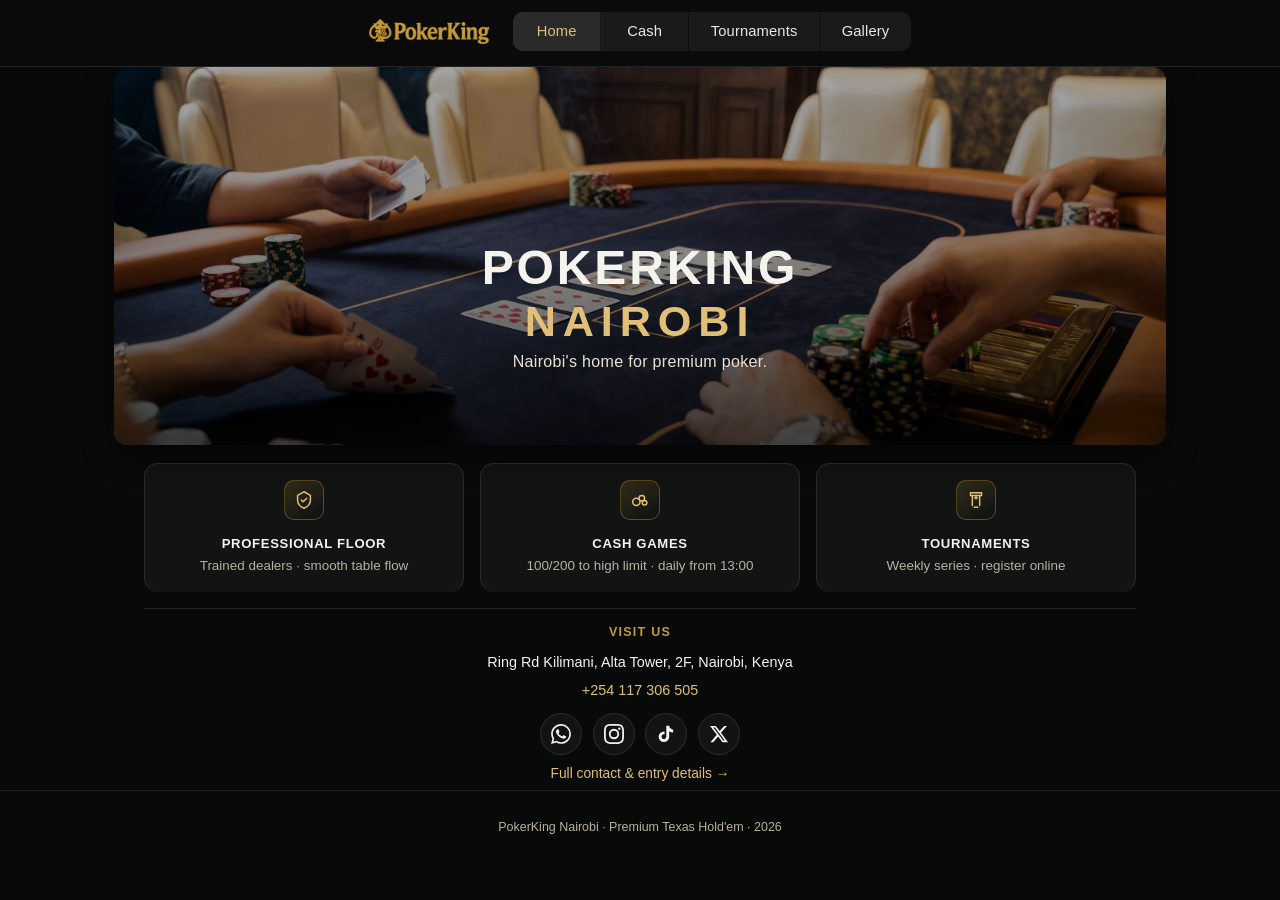
<file: index.html>
<!doctype html>
<html lang="en">
  <head>
    <meta charset="UTF-8" />
    <meta name="viewport" content="width=device-width, initial-scale=1.0" />
    <title>PokerKing Nairobi | Texas Hold'em Poker House</title>
    <meta
      name="description"
      content="PokerKing Nairobi — premium Texas Hold'em cash games and tournaments in Kilimani, Nairobi."
    />
    <link rel="icon" type="image/jpeg" href="assets/Pokerking_sq.jpg" />
    <link rel="stylesheet" href="css/styles.css" />
  </head>
  <body data-page="home">
    <header class="topbar">
      <div class="topbar-shell">
        <div class="header-brand-row">
          <a class="brand" href="index.html" aria-label="PokerKing Nairobi home">
            <img src="assets/logo.png" alt="PokerKing Nairobi logo" />
          </a>
        </div>
      </div>
      <nav class="subnav" data-subnav aria-label="Primary">
        <a href="index.html" data-nav="home">Home</a>
        <a href="cash-games.html" data-nav="cash">Cash</a>
        <a href="tournaments.html" data-nav="tournaments">Tournaments</a>
        <a href="gallery.html" data-nav="gallery">Gallery</a>
      </nav>
    </header>

    <main>
      <section class="hero">
        <div class="container">
          <article class="hero-card">
            <img src="assets/hero-cash-game-inplay-ref.png" alt="Live cash game at PokerKing Nairobi" />
            <div class="hero-content hero-content--center">
              <h1 class="hero-title">
                <span class="hero-title-line">PokerKing</span>
                <span class="hero-title-line hero-title-city">Nairobi</span>
              </h1>
              <p class="hero-lead">Nairobi's home for premium poker.</p>
            </div>
          </article>
        </div>
      </section>

      <section class="home-body-section">
        <div class="container">
          <ul class="home-highlights">
            <li>
              <span class="highlight-icon" aria-hidden="true">
                <svg viewBox="0 0 24 24" fill="none" stroke="currentColor" stroke-width="1.6">
                  <path d="M12 3l7 4v5c0 4.2-2.9 7.4-7 9-4.1-1.6-7-4.8-7-9V7l7-4z" />
                  <path d="M9 12l2 2 4-4" stroke-linecap="round" stroke-linejoin="round" />
                </svg>
              </span>
              <div class="highlight-body">
                <strong>Professional Floor</strong>
                <p>Trained dealers · smooth table flow</p>
              </div>
            </li>
            <li>
              <span class="highlight-icon" aria-hidden="true">
                <svg viewBox="0 0 24 24" fill="none" stroke="currentColor" stroke-width="1.6">
                  <circle cx="8" cy="14" r="4" />
                  <circle cx="14" cy="10" r="3" />
                  <circle cx="17" cy="15" r="2.5" />
                </svg>
              </span>
              <div class="highlight-body">
                <strong>Cash Games</strong>
                <p>100/200 to high limit · daily from 13:00</p>
              </div>
            </li>
            <li>
              <span class="highlight-icon" aria-hidden="true">
                <svg viewBox="0 0 24 24" fill="none" stroke="currentColor" stroke-width="1.6">
                  <path d="M6 4h12v3H6zM8 7v11M16 7v11" stroke-linecap="round" />
                  <path d="M10 20h4" stroke-linecap="round" />
                  <path d="M12 7v4M10.5 9.5h3" stroke-linecap="round" />
                </svg>
              </span>
              <div class="highlight-body">
                <strong>Tournaments</strong>
                <p>Weekly series · register online</p>
              </div>
            </li>
          </ul>

          <div class="home-contact">
            <h2>Visit Us</h2>
            <p class="contact-line"><span data-contact-address></span></p>
            <p class="contact-line">
              <a data-contact-phone href="#"></a>
            </p>
            <div class="social-row" aria-label="Social and messaging">
              <a class="social-btn" data-whatsapp href="#" target="_blank" rel="noopener" aria-label="WhatsApp">
                <svg viewBox="0 0 24 24" fill="currentColor" aria-hidden="true">
                  <path
                    d="M17.472 14.382c-.297-.149-1.758-.867-2.03-.967-.273-.099-.471-.148-.67.15-.197.297-.767.966-.94 1.164-.173.199-.347.223-.644.075-.297-.15-1.255-.463-2.39-1.475-.883-.788-1.48-1.761-1.653-2.059-.173-.297-.018-.458.13-.606.134-.133.298-.347.446-.52.149-.174.198-.298.298-.497.099-.198.05-.371-.025-.52-.075-.149-.669-1.612-.916-2.207-.242-.579-.487-.5-.669-.51-.173-.008-.371-.01-.57-.01-.198 0-.52.074-.792.372-.272.297-1.04 1.016-1.04 2.479 0 1.462 1.065 2.875 1.213 3.074.149.198 2.096 3.2 5.077 4.487.709.306 1.262.489 1.694.625.712.227 1.36.195 1.871.118.571-.085 1.758-.719 2.006-1.413.248-.694.248-1.289.173-1.413-.074-.124-.272-.198-.57-.347m-5.421 7.403h-.004a9.87 9.87 0 01-5.031-1.378l-.361-.214-3.741.982.998-3.648-.235-.374a9.86 9.86 0 01-1.51-5.26c.001-5.45 4.436-9.884 9.888-9.884 2.64 0 5.122 1.03 6.988 2.898a9.825 9.825 0 012.893 6.994c-.003 5.45-4.435 9.884-9.885 9.884m8.413-18.297A11.815 11.815 0 0012.05 0C5.495 0 .16 5.335.157 11.892c0 2.096.547 4.142 1.588 5.945L.057 24l6.305-1.654a11.882 11.882 0 005.683 1.448h.005c6.554 0 11.89-5.335 11.893-11.893a11.821 11.821 0 00-3.48-8.413z"
                  />
                </svg>
              </a>
              <a class="social-btn" data-instagram href="#" target="_blank" rel="noopener" aria-label="Instagram">
                <svg viewBox="0 0 24 24" fill="currentColor" aria-hidden="true">
                  <path
                    d="M12 2.163c3.204 0 3.584.012 4.85.07 3.252.148 4.771 1.691 4.919 4.919.058 1.265.069 1.645.069 4.849 0 3.205-.012 3.584-.069 4.849-.149 3.225-1.664 4.771-4.919 4.919-1.266.058-1.644.07-4.85.07-3.204 0-3.584-.012-4.849-.07-3.26-.149-4.771-1.699-4.919-4.92-.058-1.265-.07-1.644-.07-4.849 0-3.204.013-3.583.07-4.849.149-3.227 1.664-4.771 4.919-4.919 1.266-.057 1.645-.069 4.849-.069zM12 0C8.741 0 8.333.014 7.053.072 2.695.272.273 2.69.073 7.052.014 8.333 0 8.741 0 12c0 3.259.014 3.668.072 4.948.2 4.358 2.618 6.78 6.98 6.98C8.333 23.986 8.741 24 12 24c3.259 0 3.668-.014 4.948-.072 4.354-.2 6.782-2.618 6.979-6.98.059-1.28.073-1.689.073-4.948 0-3.259-.014-3.667-.072-4.947-.196-4.354-2.617-6.78-6.979-6.98C15.668.014 15.259 0 12 0zm0 5.838a6.162 6.162 0 100 12.324 6.162 6.162 0 000-12.324zM12 16a4 4 0 110-8 4 4 0 010 8zm6.406-11.845a1.44 1.44 0 100 2.881 1.44 1.44 0 000-2.881z"
                  />
                </svg>
              </a>
              <a class="social-btn" data-tiktok href="#" target="_blank" rel="noopener" aria-label="TikTok">
                <svg viewBox="0 0 24 24" fill="currentColor" aria-hidden="true">
                  <path
                    d="M19.59 6.69a4.83 4.83 0 01-3.77-4.25V2h-3.45v13.67a2.89 2.89 0 01-2.88 2.5 2.89 2.89 0 01-2.89-2.89 2.89 2.89 0 012.89-2.89c.28 0 .54.04.79.1V9.01a6.27 6.27 0 00-.79-.05 6.34 6.34 0 00-6.34 6.34 6.34 6.34 0 006.34 6.34 6.34 6.34 0 006.33-6.34V8.69a8.18 8.18 0 004.78 1.52V6.76a4.85 4.85 0 01-1.01-.07z"
                  />
                </svg>
              </a>
              <a class="social-btn" data-x href="#" target="_blank" rel="noopener" aria-label="X">
                <svg viewBox="0 0 24 24" fill="currentColor" aria-hidden="true">
                  <path
                    d="M18.244 2.25h3.308l-7.227 8.26 8.502 11.24H16.17l-5.214-6.817L4.99 21.75H1.68l7.73-8.835L1.254 2.25H8.08l4.713 6.231zm-1.161 17.52h1.833L7.084 4.126H5.117z"
                  />
                </svg>
              </a>
            </div>
            <p class="home-contact-more">
              <a href="contact.html">Full contact &amp; entry details →</a>
            </p>
          </div>
        </div>
      </section>
    </main>

    <footer class="footer">
      <div class="container">
        <p>PokerKing Nairobi · Premium Texas Hold'em · <span data-year></span></p>
      </div>
    </footer>

    <script src="js/site-config.js"></script>
    <script src="js/main.js"></script>
  </body>
</html>
</file>
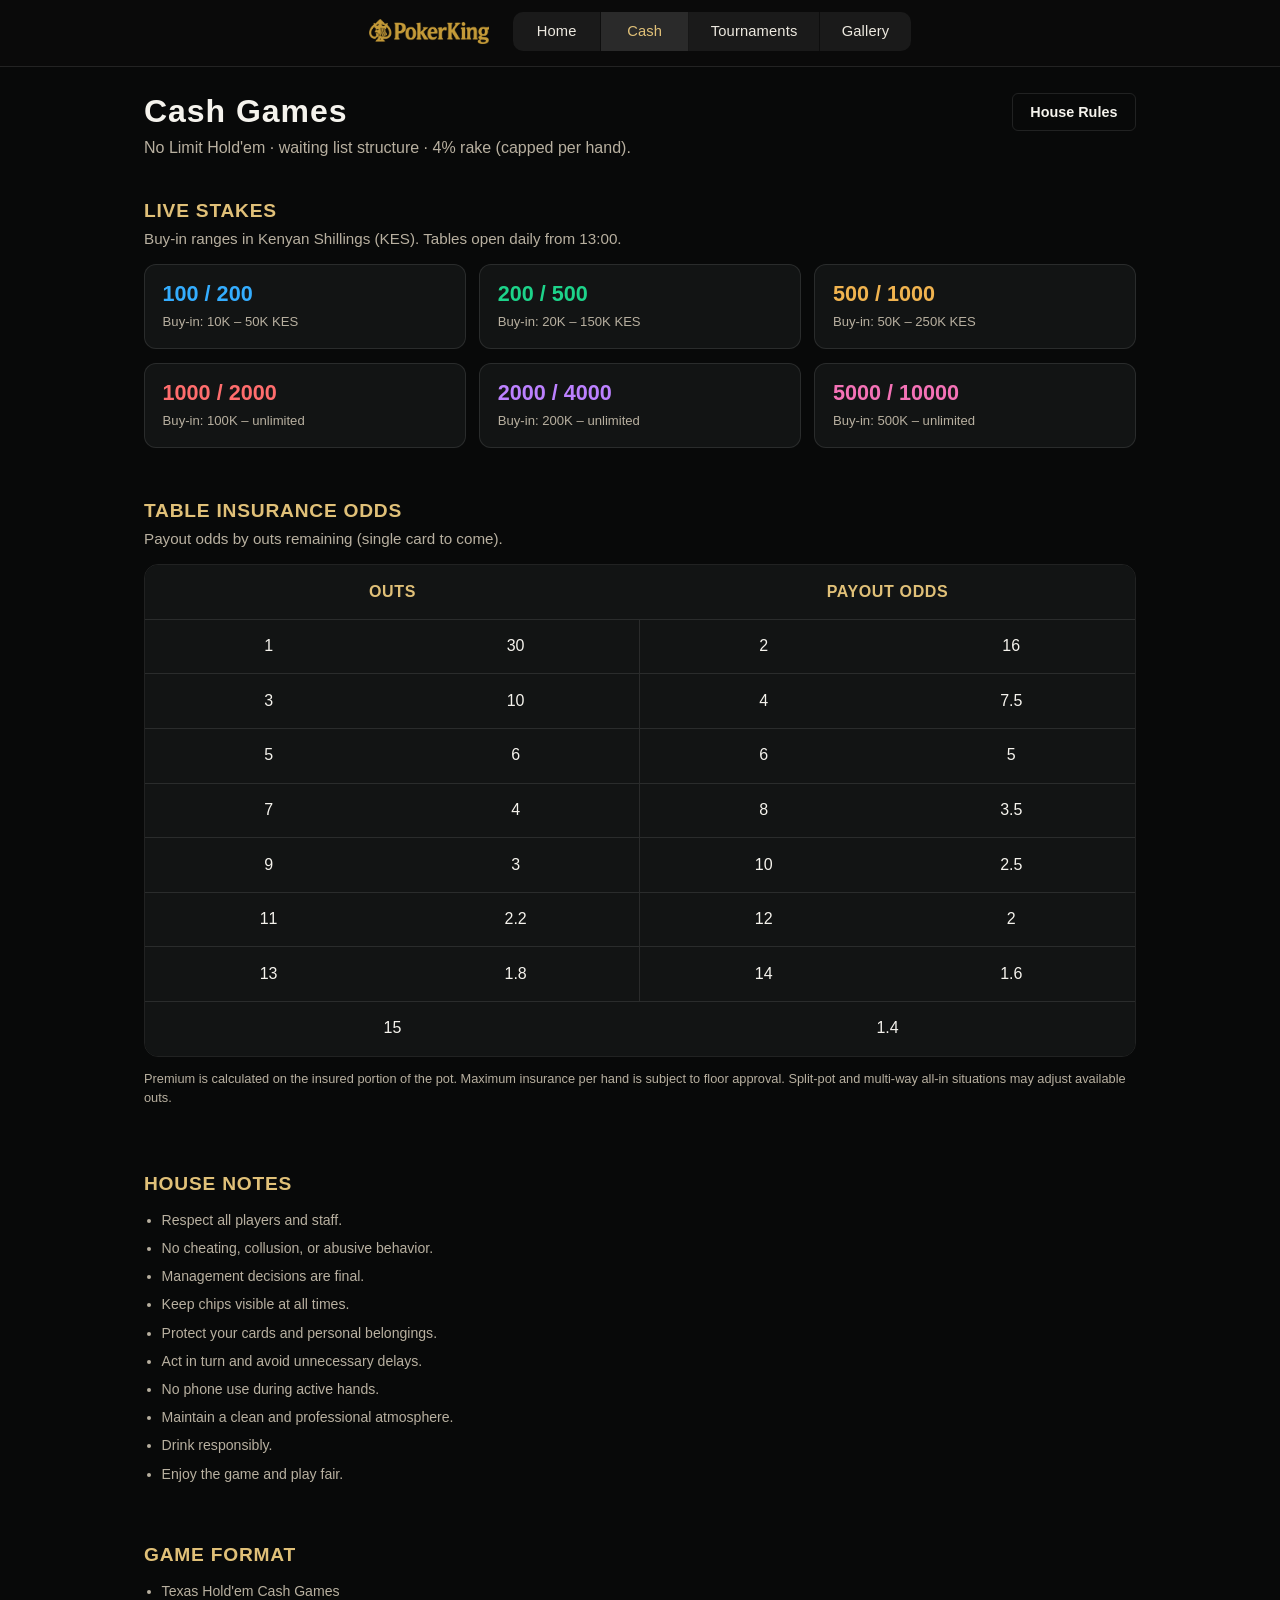
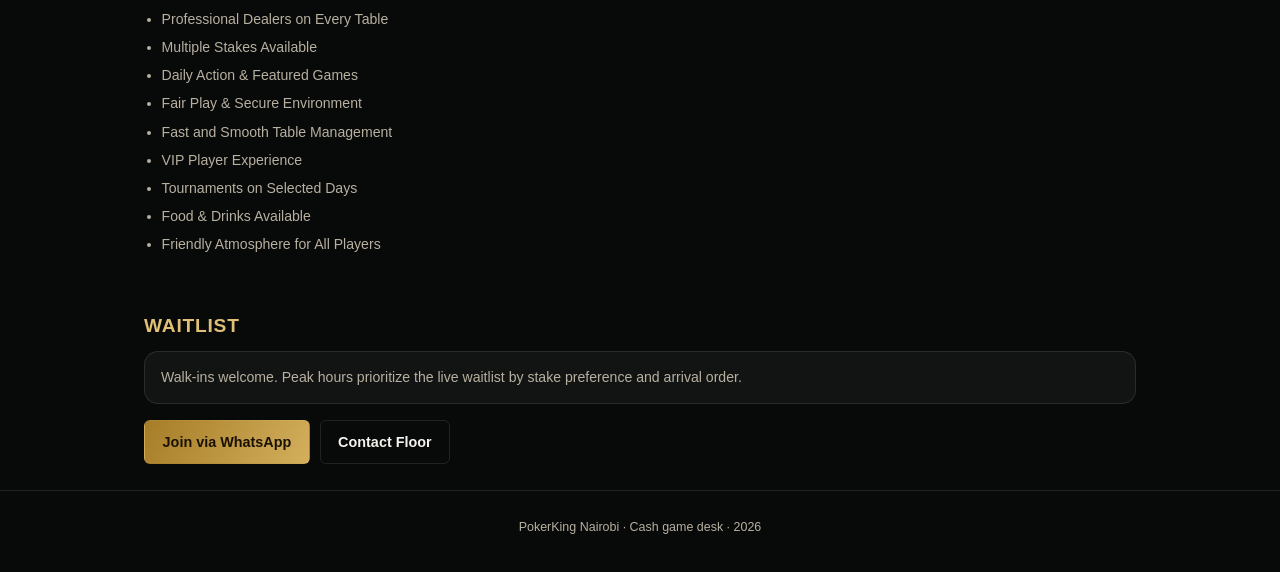
<file: cash-games.html>
<!doctype html>
<html lang="en">
  <head>
    <meta charset="UTF-8" />
    <meta name="viewport" content="width=device-width, initial-scale=1.0" />
    <title>PokerKing Nairobi | Cash Games</title>
    <meta name="description" content="NLHE cash game stakes, buy-ins, and insurance odds at PokerKing Nairobi." />
    <link rel="icon" type="image/jpeg" href="assets/Pokerking_sq.jpg" />
    <link rel="stylesheet" href="css/styles.css" />
  </head>
  <body data-page="cash">
    <header class="topbar">
      <div class="topbar-shell">
        <div class="header-brand-row">
          <a class="brand" href="index.html" aria-label="PokerKing Nairobi home">
            <img src="assets/logo.png" alt="PokerKing Nairobi logo" />
          </a>
        </div>
      </div>
      <nav class="subnav" data-subnav aria-label="Primary">
        <a href="index.html" data-nav="home">Home</a>
        <a href="cash-games.html" data-nav="cash">Cash</a>
        <a href="tournaments.html" data-nav="tournaments">Tournaments</a>
        <a href="gallery.html" data-nav="gallery">Gallery</a>
      </nav>
    </header>

    <main>
      <section class="page-hero">
        <div class="container">
          <div class="page-hero-row">
            <div class="page-hero-text">
              <h1>Cash Games</h1>
              <p>No Limit Hold'em · waiting list structure · 4% rake (capped per hand).</p>
            </div>
            <button type="button" class="btn secondary btn-compact" data-house-rules-open>
              House Rules
            </button>
          </div>
        </div>
      </section>

      <section>
        <div class="container">
          <div class="section-head">
            <h2>Live Stakes</h2>
            <p>Buy-in ranges in Kenyan Shillings (KES). Tables open daily from 13:00.</p>
          </div>
          <div class="stakes-grid">
            <article class="stake-card">
              <h3>100 / 200</h3>
              <p>Buy-in: 10K – 50K KES</p>
            </article>
            <article class="stake-card">
              <h3>200 / 500</h3>
              <p>Buy-in: 20K – 150K KES</p>
            </article>
            <article class="stake-card">
              <h3>500 / 1000</h3>
              <p>Buy-in: 50K – 250K KES</p>
            </article>
            <article class="stake-card">
              <h3>1000 / 2000</h3>
              <p>Buy-in: 100K – unlimited</p>
            </article>
            <article class="stake-card">
              <h3>2000 / 4000</h3>
              <p>Buy-in: 200K – unlimited</p>
            </article>
            <article class="stake-card">
              <h3>5000 / 10000</h3>
              <p>Buy-in: 500K – unlimited</p>
            </article>
          </div>
        </div>
      </section>

      <section class="insurance-section">
        <div class="container">
          <div class="section-head">
            <h2>Table Insurance Odds</h2>
            <p>Payout odds by outs remaining (single card to come).</p>
          </div>
          <div class="table-wrap">
            <table class="insurance-table">
              <thead>
                <tr>
                  <th>Outs</th>
                  <th>Payout Odds</th>
                </tr>
              </thead>
              <tbody>
                <tr><td>1</td><td>30</td></tr>
                <tr><td>2</td><td>16</td></tr>
                <tr><td>3</td><td>10</td></tr>
                <tr><td>4</td><td>7.5</td></tr>
                <tr><td>5</td><td>6</td></tr>
                <tr><td>6</td><td>5</td></tr>
                <tr><td>7</td><td>4</td></tr>
                <tr><td>8</td><td>3.5</td></tr>
                <tr><td>9</td><td>3</td></tr>
                <tr><td>10</td><td>2.5</td></tr>
                <tr><td>11</td><td>2.2</td></tr>
                <tr><td>12</td><td>2</td></tr>
                <tr><td>13</td><td>1.8</td></tr>
                <tr><td>14</td><td>1.6</td></tr>
                <tr><td>15</td><td>1.4</td></tr>
              </tbody>
            </table>
          </div>
          <p class="note">
            Premium is calculated on the insured portion of the pot. Maximum insurance per hand is
            subject to floor approval. Split-pot and multi-way all-in situations may adjust available outs.
          </p>
        </div>
      </section>

      <section>
        <div class="container">
          <div class="section-head">
            <h2>House Notes</h2>
          </div>
          <ul class="plain-list">
            <li>Respect all players and staff.</li>
            <li>No cheating, collusion, or abusive behavior.</li>
            <li>Management decisions are final.</li>
            <li>Keep chips visible at all times.</li>
            <li>Protect your cards and personal belongings.</li>
            <li>Act in turn and avoid unnecessary delays.</li>
            <li>No phone use during active hands.</li>
            <li>Maintain a clean and professional atmosphere.</li>
            <li>Drink responsibly.</li>
            <li>Enjoy the game and play fair.</li>
          </ul>
        </div>
      </section>

      <section>
        <div class="container">
          <div class="section-head">
            <h2>Game Format</h2>
          </div>
          <ul class="plain-list">
            <li>Texas Hold'em Cash Games</li>
            <li>Professional Dealers on Every Table</li>
            <li>Multiple Stakes Available</li>
            <li>Daily Action &amp; Featured Games</li>
            <li>Fair Play &amp; Secure Environment</li>
            <li>Fast and Smooth Table Management</li>
            <li>VIP Player Experience</li>
            <li>Tournaments on Selected Days</li>
            <li>Food &amp; Drinks Available</li>
            <li>Friendly Atmosphere for All Players</li>
          </ul>
        </div>
      </section>

      <section>
        <div class="container">
          <div class="section-head">
            <h2>Waitlist</h2>
          </div>
          <article class="card">
            <p>
              Walk-ins welcome. Peak hours prioritize the live waitlist by stake preference and arrival
              order.
            </p>
          </article>
          <div class="actions">
            <a class="btn primary" data-whatsapp href="#" target="_blank" rel="noopener">Join via WhatsApp</a>
            <a class="btn secondary" href="contact.html">Contact Floor</a>
          </div>
        </div>
      </section>
    </main>

    <div class="rules-image-modal" data-house-rules-modal hidden>
      <div class="rules-image-modal-backdrop" data-modal-close tabindex="-1" aria-hidden="true"></div>
      <div
        class="rules-image-modal-panel"
        role="dialog"
        aria-modal="true"
        aria-label="PokerKing cash game house rules"
      >
        <button class="rules-image-modal-close" type="button" data-modal-close aria-label="Close">
          ×
        </button>
        <img
          src="assets/PHOTO-2026-05-21-15-22-30.jpg"
          alt="PokerKing poker house rules for cash games"
          loading="lazy"
        />
      </div>
    </div>

    <footer class="footer">
      <div class="container">
        <p>PokerKing Nairobi · Cash game desk · <span data-year></span></p>
      </div>
    </footer>

    <script src="js/site-config.js"></script>
    <script src="js/main.js"></script>
  </body>
</html>
</file>
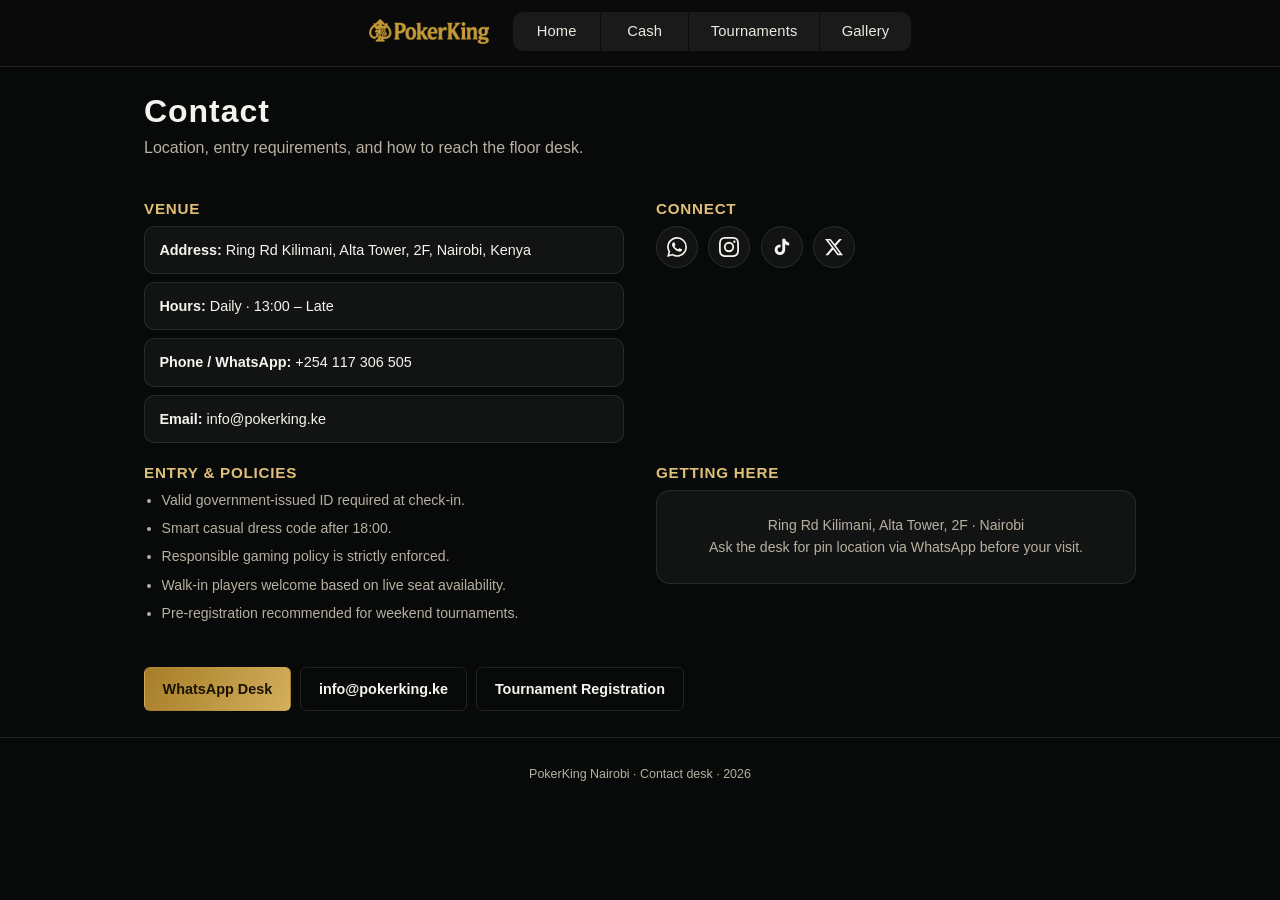
<file: contact.html>
<!doctype html>
<html lang="en">
  <head>
    <meta charset="UTF-8" />
    <meta name="viewport" content="width=device-width, initial-scale=1.0" />
    <title>PokerKing Nairobi | Contact</title>
    <meta name="description" content="PokerKing Nairobi location, hours, entry requirements, and contact channels." />
    <link rel="icon" type="image/jpeg" href="assets/Pokerking_sq.jpg" />
    <link rel="stylesheet" href="css/styles.css" />
  </head>
  <body data-page="contact">
    <header class="topbar">
      <div class="topbar-shell">
        <div class="header-brand-row">
          <a class="brand" href="index.html" aria-label="PokerKing Nairobi home">
            <img src="assets/logo.png" alt="PokerKing Nairobi logo" />
          </a>
        </div>
      </div>
      <nav class="subnav" data-subnav aria-label="Primary">
        <a href="index.html" data-nav="home">Home</a>
        <a href="cash-games.html" data-nav="cash">Cash</a>
        <a href="tournaments.html" data-nav="tournaments">Tournaments</a>
        <a href="gallery.html" data-nav="gallery">Gallery</a>
      </nav>
    </header>

    <main>
      <section class="page-hero">
        <div class="container">
          <h1>Contact</h1>
          <p>Location, entry requirements, and how to reach the floor desk.</p>
        </div>
      </section>

      <section>
        <div class="container">
          <article class="contact-block">
            <h2>Venue</h2>
            <ul class="contact-list">
              <li><strong>Address:</strong> <span data-contact-address></span></li>
              <li><strong>Hours:</strong> <span data-contact-hours></span></li>
              <li>
                <strong>Phone / WhatsApp:</strong>
                <a data-contact-phone href="#"></a>
              </li>
              <li>
                <strong>Email:</strong>
                <a data-contact-email href="#"></a>
              </li>
            </ul>
          </article>

          <article class="contact-block">
            <h2>Connect</h2>
            <div class="social-row">
              <a class="social-btn" data-whatsapp href="#" target="_blank" rel="noopener" aria-label="WhatsApp">
                <svg viewBox="0 0 24 24" fill="currentColor" aria-hidden="true">
                  <path
                    d="M17.472 14.382c-.297-.149-1.758-.867-2.03-.967-.273-.099-.471-.148-.67.15-.197.297-.767.966-.94 1.164-.173.199-.347.223-.644.075-.297-.15-1.255-.463-2.39-1.475-.883-.788-1.48-1.761-1.653-2.059-.173-.297-.018-.458.13-.606.134-.133.298-.347.446-.52.149-.174.198-.298.298-.497.099-.198.05-.371-.025-.52-.075-.149-.669-1.612-.916-2.207-.242-.579-.487-.5-.669-.51-.173-.008-.371-.01-.57-.01-.198 0-.52.074-.792.372-.272.297-1.04 1.016-1.04 2.479 0 1.462 1.065 2.875 1.213 3.074.149.198 2.096 3.2 5.077 4.487.709.306 1.262.489 1.694.625.712.227 1.36.195 1.871.118.571-.085 1.758-.719 2.006-1.413.248-.694.248-1.289.173-1.413-.074-.124-.272-.198-.57-.347m-5.421 7.403h-.004a9.87 9.87 0 01-5.031-1.378l-.361-.214-3.741.982.998-3.648-.235-.374a9.86 9.86 0 01-1.51-5.26c.001-5.45 4.436-9.884 9.888-9.884 2.64 0 5.122 1.03 6.988 2.898a9.825 9.825 0 012.893 6.994c-.003 5.45-4.435 9.884-9.885 9.884m8.413-18.297A11.815 11.815 0 0012.05 0C5.495 0 .16 5.335.157 11.892c0 2.096.547 4.142 1.588 5.945L.057 24l6.305-1.654a11.882 11.882 0 005.683 1.448h.005c6.554 0 11.89-5.335 11.893-11.893a11.821 11.821 0 00-3.48-8.413z"
                  />
                </svg>
              </a>
              <a class="social-btn" data-instagram href="#" target="_blank" rel="noopener" aria-label="Instagram">
                <svg viewBox="0 0 24 24" fill="currentColor" aria-hidden="true">
                  <path
                    d="M12 2.163c3.204 0 3.584.012 4.85.07 3.252.148 4.771 1.691 4.919 4.919.058 1.265.069 1.645.069 4.849 0 3.205-.012 3.584-.069 4.849-.149 3.225-1.664 4.771-4.919 4.919-1.266.058-1.644.07-4.85.07-3.204 0-3.584-.012-4.849-.07-3.26-.149-4.771-1.699-4.919-4.92-.058-1.265-.07-1.644-.07-4.849 0-3.204.013-3.583.07-4.849.149-3.227 1.664-4.771 4.919-4.919 1.266-.057 1.645-.069 4.849-.069zM12 0C8.741 0 8.333.014 7.053.072 2.695.272.273 2.69.073 7.052.014 8.333 0 8.741 0 12c0 3.259.014 3.668.072 4.948.2 4.358 2.618 6.78 6.98 6.98C8.333 23.986 8.741 24 12 24c3.259 0 3.668-.014 4.948-.072 4.354-.2 6.782-2.618 6.979-6.98.059-1.28.073-1.689.073-4.948 0-3.259-.014-3.667-.072-4.947-.196-4.354-2.617-6.78-6.979-6.98C15.668.014 15.259 0 12 0zm0 5.838a6.162 6.162 0 100 12.324 6.162 6.162 0 000-12.324zM12 16a4 4 0 110-8 4 4 0 010 8zm6.406-11.845a1.44 1.44 0 100 2.881 1.44 1.44 0 000-2.881z"
                  />
                </svg>
              </a>
              <a class="social-btn" data-tiktok href="#" target="_blank" rel="noopener" aria-label="TikTok">
                <svg viewBox="0 0 24 24" fill="currentColor" aria-hidden="true">
                  <path
                    d="M19.59 6.69a4.83 4.83 0 01-3.77-4.25V2h-3.45v13.67a2.89 2.89 0 01-2.88 2.5 2.89 2.89 0 01-2.89-2.89 2.89 2.89 0 012.89-2.89c.28 0 .54.04.79.1V9.01a6.27 6.27 0 00-.79-.05 6.34 6.34 0 00-6.34 6.34 6.34 6.34 0 006.34 6.34 6.34 6.34 0 006.33-6.34V8.69a8.18 8.18 0 004.78 1.52V6.76a4.85 4.85 0 01-1.01-.07z"
                  />
                </svg>
              </a>
              <a class="social-btn" data-x href="#" target="_blank" rel="noopener" aria-label="X">
                <svg viewBox="0 0 24 24" fill="currentColor" aria-hidden="true">
                  <path
                    d="M18.244 2.25h3.308l-7.227 8.26 8.502 11.24H16.17l-5.214-6.817L4.99 21.75H1.68l7.73-8.835L1.254 2.25H8.08l4.713 6.231zm-1.161 17.52h1.833L7.084 4.126H5.117z"
                  />
                </svg>
              </a>
            </div>
          </article>

          <article class="contact-block">
            <h2>Entry &amp; Policies</h2>
            <ul class="plain-list">
              <li>Valid government-issued ID required at check-in.</li>
              <li>Smart casual dress code after 18:00.</li>
              <li>Responsible gaming policy is strictly enforced.</li>
              <li>Walk-in players welcome based on live seat availability.</li>
              <li>Pre-registration recommended for weekend tournaments.</li>
            </ul>
          </article>

          <article class="contact-block">
            <h2>Getting Here</h2>
            <div class="map-placeholder">
              Ring Rd Kilimani, Alta Tower, 2F · Nairobi<br />
              Ask the desk for pin location via WhatsApp before your visit.
            </div>
          </article>

          <div class="actions">
            <a class="btn primary" data-whatsapp href="#" target="_blank" rel="noopener">WhatsApp Desk</a>
            <a class="btn secondary" data-contact-email href="#">Email Us</a>
            <a class="btn secondary" href="tournaments.html">Tournament Registration</a>
          </div>
        </div>
      </section>
    </main>

    <footer class="footer">
      <div class="container">
        <p>PokerKing Nairobi · Contact desk · <span data-year></span></p>
      </div>
    </footer>

    <script src="js/site-config.js"></script>
    <script src="js/main.js"></script>
  </body>
</html>
</file>
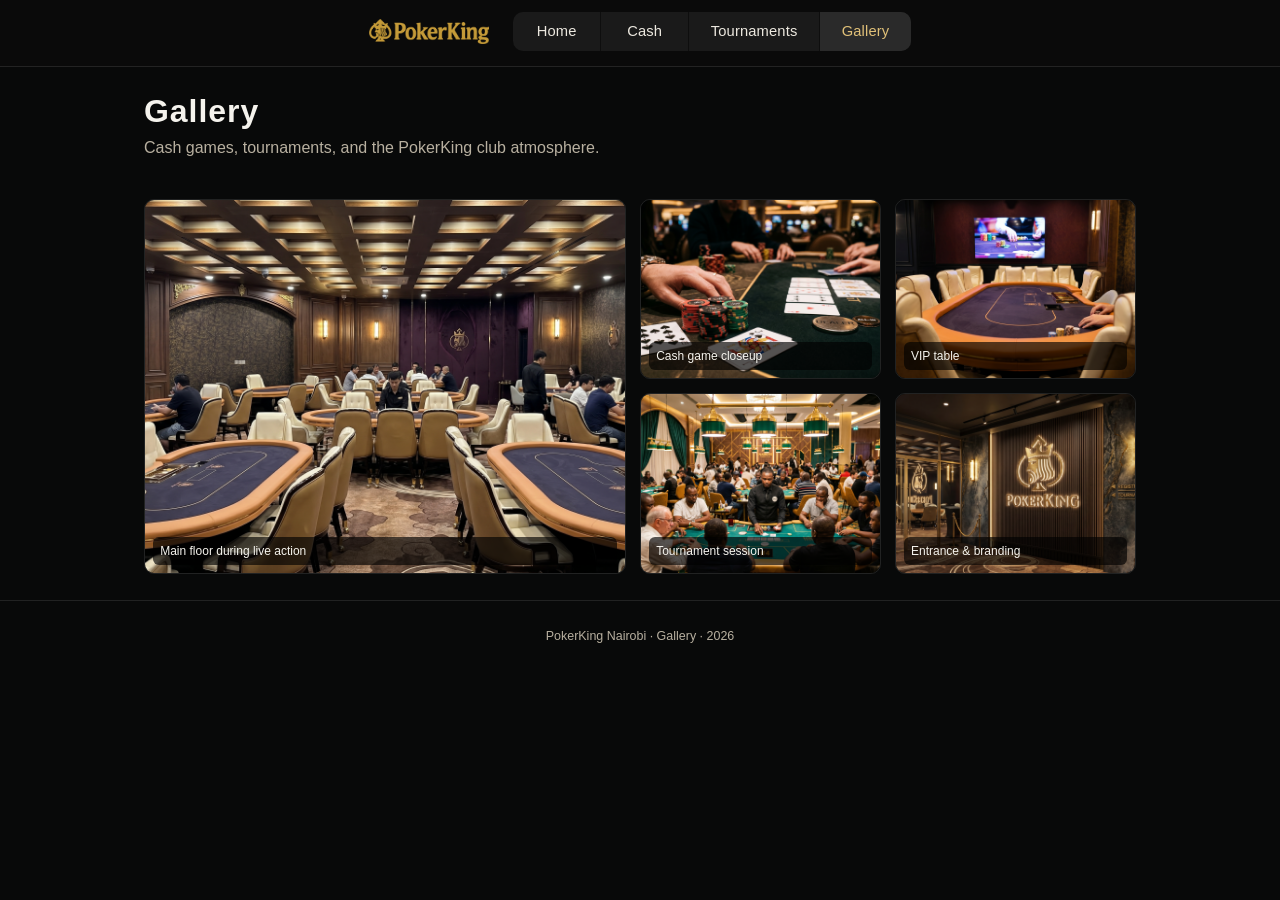
<file: gallery.html>
<!doctype html>
<html lang="en">
  <head>
    <meta charset="UTF-8" />
    <meta name="viewport" content="width=device-width, initial-scale=1.0" />
    <title>PokerKing Nairobi | Gallery</title>
    <meta name="description" content="Photos from PokerKing Nairobi cash games, tournaments, and club atmosphere." />
    <link rel="icon" type="image/jpeg" href="assets/Pokerking_sq.jpg" />
    <link rel="stylesheet" href="css/styles.css" />
  </head>
  <body data-page="gallery">
    <header class="topbar">
      <div class="topbar-shell">
        <div class="header-brand-row">
          <a class="brand" href="index.html" aria-label="PokerKing Nairobi home">
            <img src="assets/logo.png" alt="PokerKing Nairobi logo" />
          </a>
        </div>
      </div>
      <nav class="subnav" data-subnav aria-label="Primary">
        <a href="index.html" data-nav="home">Home</a>
        <a href="cash-games.html" data-nav="cash">Cash</a>
        <a href="tournaments.html" data-nav="tournaments">Tournaments</a>
        <a href="gallery.html" data-nav="gallery">Gallery</a>
      </nav>
    </header>

    <main>
      <section class="page-hero">
        <div class="container">
          <h1>Gallery</h1>
          <p>Cash games, tournaments, and the PokerKing club atmosphere.</p>
        </div>
      </section>

      <section>
        <div class="container">
          <div class="gallery-grid">
            <figure class="gallery-main">
              <img src="assets/gallery-real-floor-wide-1.png" alt="PokerKing main floor wide view" loading="lazy" />
              <figcaption>Main floor during live action</figcaption>
            </figure>
            <figure class="gallery-side1">
              <img src="assets/gallery-cash-game-closeup.png" alt="Cash game closeup" loading="lazy" />
              <figcaption>Cash game closeup</figcaption>
            </figure>
            <figure class="gallery-side2">
              <img src="assets/gallery-real-vip-table-2.png" alt="VIP table" loading="lazy" />
              <figcaption>VIP table</figcaption>
            </figure>
            <figure class="gallery-side3">
              <img src="assets/gallery-tournament-floor.png" alt="Tournament floor" loading="lazy" />
              <figcaption>Tournament session</figcaption>
            </figure>
            <figure class="gallery-side4">
              <img src="assets/gallery-real-signage-3.png" alt="Club signage" loading="lazy" />
              <figcaption>Entrance &amp; branding</figcaption>
            </figure>
          </div>
        </div>
      </section>
    </main>

    <footer class="footer">
      <div class="container">
        <p>PokerKing Nairobi · Gallery · <span data-year></span></p>
      </div>
    </footer>

    <script src="js/site-config.js"></script>
    <script src="js/main.js"></script>
  </body>
</html>
</file>
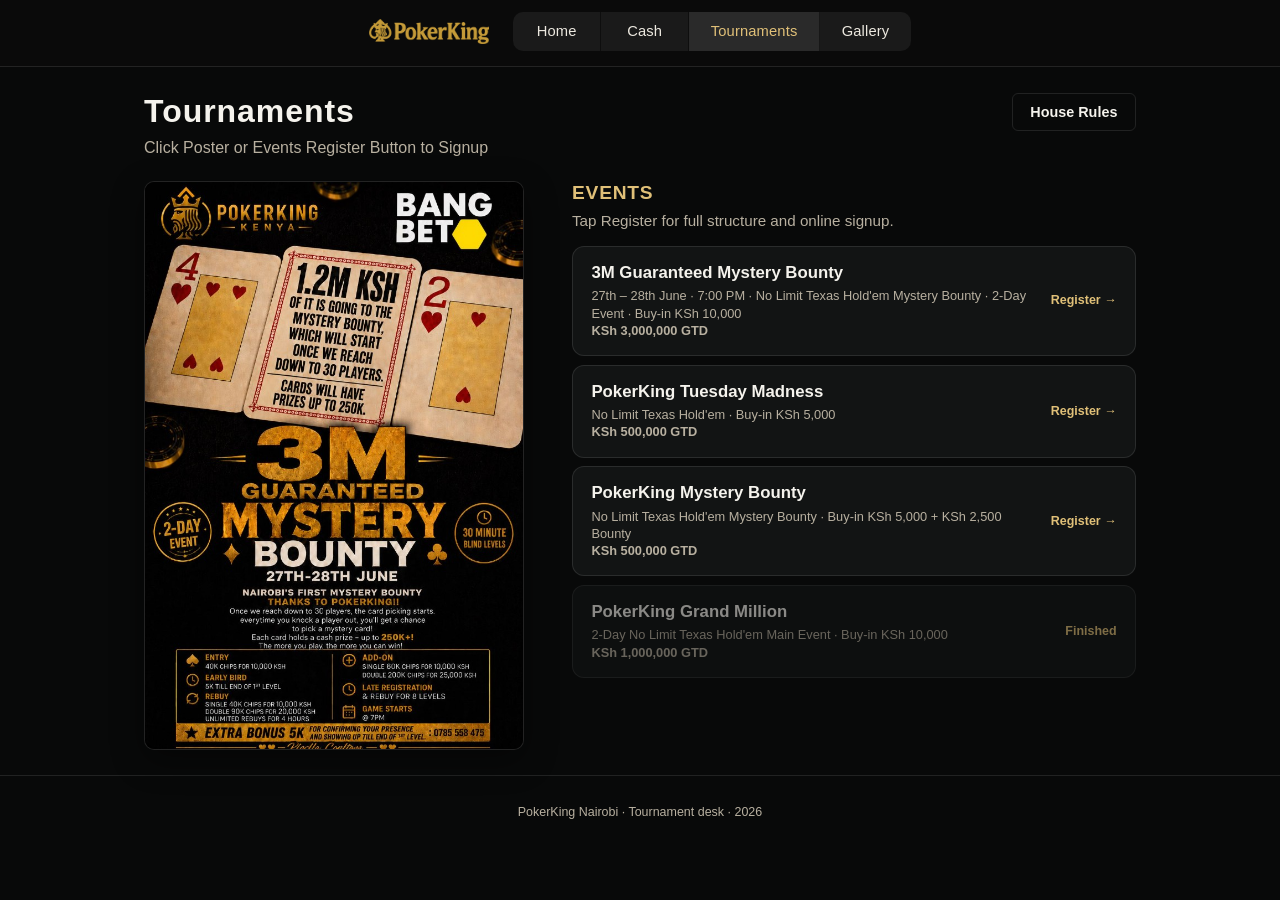
<file: tournaments.html>
<!doctype html>
<html lang="en">
  <head>
    <meta charset="UTF-8" />
    <meta name="viewport" content="width=device-width, initial-scale=1.0" />
    <title>PokerKing Nairobi | Tournaments</title>
    <meta name="description" content="Upcoming poker tournaments at PokerKing Nairobi — schedule and online registration." />
    <link rel="icon" type="image/jpeg" href="assets/Pokerking_sq.jpg" />
    <link rel="stylesheet" href="css/styles.css" />
  </head>
  <body data-page="tournaments">
    <header class="topbar">
      <div class="topbar-shell">
        <div class="header-brand-row">
          <a class="brand" href="index.html" aria-label="PokerKing Nairobi home">
            <img src="assets/logo.png" alt="PokerKing Nairobi logo" />
          </a>
        </div>
      </div>
      <nav class="subnav" data-subnav aria-label="Primary">
        <a href="index.html" data-nav="home">Home</a>
        <a href="cash-games.html" data-nav="cash">Cash</a>
        <a href="tournaments.html" data-nav="tournaments">Tournaments</a>
        <a href="gallery.html" data-nav="gallery">Gallery</a>
      </nav>
    </header>

    <main>
      <section class="page-hero">
        <div class="container">
          <div class="page-hero-row">
            <div class="page-hero-text">
              <h1>Tournaments</h1>
              <p>Click Poster or Events Register Button to Signup</p>
            </div>
            <button type="button" class="btn secondary btn-compact" data-house-rules-open>
              House Rules
            </button>
          </div>
        </div>
      </section>

      <section class="tournaments-body">
        <div class="container tournaments-layout">
          <div class="tournament-poster-col">
            <button
              type="button"
              class="series-poster"
              data-series-poster
              data-series-poster-register
              hidden
              aria-label="Register from tournament poster"
            >
              <img src="" alt="PokerKing tournament poster" data-series-poster-img />
              <span class="series-poster-caption" data-series-poster-caption hidden></span>
            </button>
          </div>
          <div class="tournaments-events-col">
            <div class="section-head">
              <h2>Events</h2>
              <p>Tap Register for full structure and online signup.</p>
            </div>
            <div class="tournament-schedule" data-tournament-list>
              <p class="note">Loading schedule…</p>
            </div>
          </div>
        </div>
      </section>
    </main>

    <div class="register-modal" data-register-modal hidden>
      <div class="register-modal-backdrop" data-modal-close tabindex="-1" aria-hidden="true"></div>
      <div
        class="register-modal-panel"
        role="dialog"
        aria-modal="true"
        aria-labelledby="register-modal-title"
      >
        <button class="register-modal-close" type="button" data-modal-close aria-label="Close">×</button>
        <h2 id="register-modal-title" data-modal-title>Register</h2>
        <div class="register-modal-details" data-modal-details></div>
        <form class="form-card register-modal-form" data-registration-form action="https://formspree.io/f/xaqkoqez" method="post">
          <input type="hidden" name="tournament" data-tournament-input value="" />
          <div class="form-grid">
            <label>
              Full name
              <input type="text" name="name" required autocomplete="name" />
            </label>
            <label>
              Phone / WhatsApp
              <input type="tel" name="phone" required autocomplete="tel" />
            </label>
          </div>
          <input type="hidden" name="_subject" value="PokerKing Tournament Registration" />
          <div class="actions" style="margin-top: 0.85rem">
            <button class="btn primary" type="submit">Submit Registration</button>
          </div>
          <p class="form-status" data-form-status role="status" aria-live="polite"></p>
        </form>
      </div>
    </div>

    <div class="rules-image-modal" data-house-rules-modal hidden>
      <div class="rules-image-modal-backdrop" data-modal-close tabindex="-1" aria-hidden="true"></div>
      <div
        class="rules-image-modal-panel"
        role="dialog"
        aria-modal="true"
        aria-label="PokerKing tournament rules"
      >
        <button class="rules-image-modal-close" type="button" data-modal-close aria-label="Close">
          ×
        </button>
        <img
          src="assets/PHOTO-2026-05-21-15-07-03.jpg"
          alt="PokerKing poker tournament rules"
          loading="lazy"
        />
      </div>
    </div>

    <footer class="footer">
      <div class="container">
        <p>PokerKing Nairobi · Tournament desk · <span data-year></span></p>
      </div>
    </footer>

    <script src="js/site-config.js"></script>
    <script src="js/main.js"></script>
  </body>
</html>
</file>
<file: css/styles.css>
:root {
  --bg: #080909;
  --header: #0a0a0a;
  --subnav: #1a1a1a;
  --subnav-active: #2a2a2a;
  --surface: #121414;
  --surface-soft: #181b1b;
  --text: #f5f3ed;
  --muted: #b8b0a0;
  --gold: #c59b3a;
  --gold-soft: #e0c078;
  --line: rgba(255, 255, 255, 0.1);
  --shadow: 0 10px 32px rgba(0, 0, 0, 0.4);
  --radius: 14px;
  --page-padding: 14px;
  --header-h: 44px;
  --subnav-h: 44px;
}

* {
  box-sizing: border-box;
}

html,
body {
  margin: 0;
  padding: 0;
}

body {
  font-family: "Inter", "Segoe UI", Roboto, Helvetica, Arial, sans-serif;
  background: var(--bg);
  color: var(--text);
  line-height: 1.55;
  font-size: 15px;
}

a {
  color: inherit;
  text-decoration: none;
}

img {
  max-width: 100%;
  display: block;
}

.container {
  width: 100%;
  max-width: 1100px;
  margin: 0 auto;
  padding-inline: var(--page-padding);
}

/* —— Header + always-visible subnav —— */
.topbar {
  position: sticky;
  top: 0;
  z-index: 30;
  background: var(--header);
  border-bottom: 1px solid var(--line);
  overflow: hidden;
}

.topbar-shell {
  padding-inline: var(--page-padding);
}

.header-brand-row {
  min-height: var(--header-h);
  display: flex;
  align-items: center;
}

.brand {
  display: inline-flex;
  line-height: 0;
}

.brand img {
  width: 92px;
  height: auto;
}

.subnav {
  display: flex;
  align-items: stretch;
  width: 100%;
  background: var(--subnav);
  border-top: 1px solid rgba(255, 255, 255, 0.06);
}

.subnav a {
  flex: 1 1 0;
  min-width: 0;
  padding: 0.72rem 0.2rem;
  text-align: center;
  font-size: clamp(0.78rem, 3.1vw, 0.9rem);
  font-weight: 500;
  letter-spacing: 0.01em;
  color: #ece8df;
  border-right: 1px solid rgba(0, 0, 0, 0.45);
  transition: background 0.15s ease, color 0.15s ease;
  line-height: 1.2;
}

.subnav a:last-child {
  border-right: 0;
}

.subnav a:hover,
.subnav a.active {
  background: var(--subnav-active);
  color: var(--gold-soft);
}

/* —— Hero (compact on mobile) —— */
.hero {
  padding: 0;
}

.hero .container {
  padding-inline: 0;
  max-width: none;
}

.hero-card {
  position: relative;
  overflow: hidden;
  min-height: clamp(212px, 41vh, 292px);
  display: flex;
  align-items: center;
  justify-content: center;
  box-shadow: var(--shadow);
}

.hero-card::before {
  content: "";
  position: absolute;
  inset: 0;
  background: linear-gradient(
    to top,
    rgba(0, 0, 0, 0.75) 0%,
    rgba(0, 0, 0, 0.45) 50%,
    rgba(0, 0, 0, 0.35) 100%
  );
  z-index: 1;
}

.hero-card > img {
  position: absolute;
  inset: 0;
  width: 100%;
  height: 100%;
  object-fit: cover;
}

.hero-content {
  position: relative;
  z-index: 2;
  width: 100%;
}

.hero-content--center {
  display: flex;
  flex-direction: column;
  align-items: center;
  justify-content: center;
  text-align: center;
  padding: 1rem clamp(22px, 6vw, 40px);
  transform: translateY(clamp(52px, 4.2vh, 68px));
  width: 100%;
  box-sizing: border-box;
}

.hero-title {
  margin: 0;
  font-size: clamp(1.6rem, 6vw, 2.35rem);
  font-weight: 700;
  letter-spacing: 0.06em;
  text-transform: uppercase;
  line-height: 1.12;
}

.hero-title-line {
  display: block;
}

.hero-title-city {
  color: var(--gold-soft);
  font-size: 0.9em;
  letter-spacing: 0.16em;
  margin-top: 0.15rem;
}

.hero-lead {
  margin: 0.32rem 0 0;
  font-size: clamp(calc(0.74rem + 3px), calc(2.5vw + 3px), calc(0.86rem + 3px));
  color: #e8e2d4;
  letter-spacing: 0.02em;
  line-height: 1.5;
  max-width: 100%;
  width: 100%;
  text-transform: none;
}

.tag {
  display: inline-flex;
  font-size: 0.72rem;
  letter-spacing: 0.08em;
  text-transform: uppercase;
  color: var(--gold-soft);
  border: 1px solid rgba(197, 155, 58, 0.45);
  padding: 0.15rem 0.5rem;
  border-radius: 4px;
  margin-bottom: 0.35rem;
}

/* —— Page sections —— */
main section {
  padding: 1.25rem 0;
}

.page-hero {
  padding: 1.1rem 0 0.5rem;
}

.page-hero-row {
  display: flex;
  align-items: flex-start;
  justify-content: space-between;
  gap: 0.75rem;
}

.page-hero-text {
  flex: 1;
  min-width: 0;
}

.page-hero h1 {
  font-size: clamp(1.4rem, 4.5vw, 2rem);
  margin: 0 0 0.35rem;
  letter-spacing: 0.03em;
}

.page-hero p {
  margin: 0;
  color: var(--muted);
  font-size: 0.92rem;
}

.btn-compact {
  flex-shrink: 0;
  padding: 0.5rem 0.75rem;
  font-size: 0.78rem;
  white-space: nowrap;
  margin-top: 0.15rem;
}

.section-head {
  margin-bottom: 0.85rem;
}

.section-head h2 {
  font-size: 1.1rem;
  margin: 0 0 0.25rem;
  color: var(--gold-soft);
  letter-spacing: 0.04em;
  text-transform: uppercase;
  font-weight: 600;
}

.section-head p {
  margin: 0;
  color: var(--muted);
  font-size: 0.88rem;
}

h1,
h2,
h3 {
  line-height: 1.25;
}

/* —— Home: highlights + contact —— */
.home-highlights {
  display: grid;
  gap: 0;
  margin: 0;
  padding: 0.25rem 0;
}

.home-highlights li {
  list-style: none;
  display: flex;
  gap: 0.85rem;
  align-items: flex-start;
  padding: 0.75rem 0;
  border-bottom: none;
}

.home-highlights li:not(:last-child) {
  border-bottom: 1px solid var(--line);
}

.home-highlights li:last-child {
  padding-bottom: 0.35rem;
}

.highlight-icon {
  flex-shrink: 0;
  width: 40px;
  height: 40px;
  display: inline-flex;
  align-items: center;
  justify-content: center;
  border-radius: 10px;
  border: 1px solid rgba(197, 155, 58, 0.35);
  background: linear-gradient(145deg, rgba(197, 155, 58, 0.18), rgba(0, 0, 0, 0.2));
  color: var(--gold-soft);
}

.highlight-icon svg {
  width: 22px;
  height: 22px;
}

.highlight-body strong {
  display: block;
  color: var(--text);
  font-size: 0.82rem;
  font-weight: 600;
  letter-spacing: 0.05em;
  text-transform: uppercase;
  margin: 0 0 0.2rem;
}

.highlight-body p {
  margin: 0;
  font-size: 0.84rem;
  color: var(--muted);
  line-height: 1.4;
}

.highlight-body {
  flex: 1;
  min-width: 0;
  padding-right: 2px;
}

.home-body-section {
  padding-top: 0.65rem;
  padding-bottom: 0.35rem;
}

.home-contact {
  margin-top: 0.5rem;
  padding: 1rem 0 0;
  text-align: center;
  border-top: 1px solid var(--line);
}

.home-contact h2 {
  font-size: 0.78rem;
  text-transform: uppercase;
  letter-spacing: 0.1em;
  color: var(--gold);
  margin: 0 0 0.65rem;
  font-weight: 600;
}

.contact-line {
  margin: 0 0 0.35rem;
  font-size: 0.9rem;
}

.contact-line a {
  color: var(--gold-soft);
}

.social-row {
  display: flex;
  gap: 0.65rem;
  align-items: center;
}

.home-contact .social-row {
  margin-top: 0.75rem;
  justify-content: center;
}

.home-contact-more {
  margin: 0.5rem 0 0;
  font-size: 0.86rem;
}

.home-contact-more a {
  color: var(--gold-soft);
}

.social-btn {
  display: inline-flex;
  align-items: center;
  justify-content: center;
  width: 42px;
  height: 42px;
  border-radius: 50%;
  border: 1px solid var(--line);
  background: var(--surface);
  color: var(--text);
  transition: border-color 0.15s ease, background 0.15s ease;
}

.social-btn:hover {
  border-color: rgba(197, 155, 58, 0.55);
  background: rgba(197, 155, 58, 0.12);
}

.social-btn svg {
  width: 20px;
  height: 20px;
}

/* —— Cards & grids —— */
.grid {
  display: grid;
  gap: 0.75rem;
}

.card {
  background: var(--surface);
  border: 1px solid var(--line);
  border-radius: var(--radius);
  padding: 0.9rem 1rem;
}

.card h3 {
  margin: 0 0 0.35rem;
  font-size: 1rem;
}

.card p {
  margin: 0;
  color: var(--muted);
  font-size: 0.88rem;
}

.stakes-grid {
  display: grid;
  grid-template-columns: repeat(2, minmax(0, 1fr));
  gap: 0.65rem;
}

.stake-card {
  border: 1px solid var(--line);
  border-radius: 12px;
  background: var(--surface);
  padding: 0.85rem 0.9rem;
}

.stake-card h3 {
  font-size: 1.2rem;
  margin: 0 0 0.25rem;
}

.stake-card p {
  margin: 0;
  color: var(--muted);
  font-size: 0.82rem;
  white-space: nowrap;
}

.stake-card:nth-child(1) h3 { color: #34adff; }
.stake-card:nth-child(2) h3 { color: #1dd38a; }
.stake-card:nth-child(3) h3 { color: #f0b34f; }
.stake-card:nth-child(4) h3 { color: #ff6d6d; }
.stake-card:nth-child(5) h3 { color: #bc81ff; }
.stake-card:nth-child(6) h3 { color: #f472b6; }

.rules-image-modal {
  position: fixed;
  inset: 0;
  z-index: 60;
  display: flex;
  align-items: center;
  justify-content: center;
  padding: var(--page-padding);
}

.rules-image-modal[hidden] {
  display: none;
}

.rules-image-modal-backdrop {
  position: absolute;
  inset: 0;
  background: rgba(0, 0, 0, 0.88);
}

.rules-image-modal-panel {
  position: relative;
  z-index: 1;
  width: 100%;
  max-width: 520px;
  max-height: 92vh;
  overflow: auto;
  -webkit-overflow-scrolling: touch;
  border-radius: 10px;
  border: 1px solid rgba(197, 155, 58, 0.35);
  box-shadow: var(--shadow);
  background: #0a0a0a;
}

.rules-image-modal-panel img {
  display: block;
  width: 100%;
  height: auto;
  border-radius: 9px;
}

.rules-image-modal-close {
  position: absolute;
  top: 0.5rem;
  right: 0.5rem;
  z-index: 2;
  width: 36px;
  height: 36px;
  border: 1px solid var(--line);
  border-radius: 50%;
  background: rgba(0, 0, 0, 0.75);
  color: var(--text);
  font-size: 1.35rem;
  line-height: 1;
  cursor: pointer;
}

.table-wrap {
  overflow-x: auto;
  border: 1px solid var(--line);
  border-radius: var(--radius);
  -webkit-overflow-scrolling: touch;
}

table {
  width: 100%;
  border-collapse: collapse;
  min-width: 520px;
  background: var(--surface);
  font-size: 0.86rem;
}

.insurance-table {
  min-width: 0;
  width: 100%;
}

.insurance-table th,
.insurance-table td {
  text-align: center;
}

.insurance-section .note {
  margin-top: 0.75rem;
}

th,
td {
  text-align: left;
  padding: 0.65rem 0.75rem;
  border-bottom: 1px solid var(--line);
}

th {
  color: var(--gold-soft);
  font-weight: 600;
  font-size: 0.8rem;
  text-transform: uppercase;
  letter-spacing: 0.04em;
}

tr:last-child td {
  border-bottom: 0;
}

.note {
  margin-top: 0.5rem;
  font-size: 0.8rem;
  color: var(--muted);
}

/* —— Tournaments —— */
.tournaments-body {
  padding-top: 0.25rem;
}

.tournaments-layout {
  display: grid;
  gap: 1.15rem;
}

.tournament-poster-col {
  min-width: 0;
}

.series-poster {
  display: block;
  margin: 0;
  width: 100%;
  padding: 0;
  overflow: hidden;
  border-radius: 10px;
  border: 1px solid var(--line);
  position: relative;
  box-shadow: var(--shadow);
  background: #0a0a0a;
  cursor: pointer;
  font: inherit;
  color: inherit;
  text-align: left;
  transition: border-color 0.15s ease, box-shadow 0.15s ease;
}

.series-poster:hover,
.series-poster:focus-visible {
  border-color: rgba(197, 155, 58, 0.55);
  box-shadow: 0 8px 28px rgba(197, 155, 58, 0.12);
  outline: none;
}

.series-poster img {
  display: block;
  width: 100%;
  height: auto;
  vertical-align: top;
}

.series-poster-caption {
  position: absolute;
  left: 0;
  right: 0;
  bottom: 0;
  padding: 0.65rem 0.85rem;
  background: linear-gradient(to top, rgba(0, 0, 0, 0.88), transparent);
  font-size: 0.88rem;
  font-weight: 600;
  color: var(--gold-soft);
  letter-spacing: 0.03em;
}

.tournament-schedule {
  display: grid;
  gap: 0.55rem;
}

.tournament-row {
  display: grid;
  grid-template-columns: 1fr auto;
  gap: 0.65rem;
  align-items: center;
  width: 100%;
  padding: 0.85rem 0.9rem;
  border: 1px solid var(--line);
  border-radius: 12px;
  background: var(--surface);
  color: inherit;
  font: inherit;
  text-align: left;
  cursor: pointer;
  transition: border-color 0.15s ease, background 0.15s ease;
}

.tournament-row:hover,
.tournament-row:focus-visible {
  border-color: rgba(197, 155, 58, 0.45);
  background: rgba(197, 155, 58, 0.08);
  outline: none;
}

.tournament-row.is-closed {
  opacity: 0.55;
  cursor: not-allowed;
}

.tournament-when {
  display: grid;
  gap: 0.1rem;
}

.tournament-when .date {
  font-size: 0.78rem;
  color: var(--gold-soft);
  font-weight: 600;
  line-height: 1.2;
}

.tournament-when .time {
  font-size: 0.95rem;
  font-weight: 700;
  color: var(--text);
}

.tournament-info h3 {
  margin: 0 0 0.2rem;
  font-size: 0.95rem;
  line-height: 1.25;
}

.tournament-info p {
  margin: 0;
  font-size: 0.8rem;
  color: var(--muted);
  line-height: 1.35;
}

.tournament-highlight {
  margin: 0.25rem 0 0;
  font-size: 0.78rem;
  font-weight: 600;
  color: var(--gold-soft);
  line-height: 1.3;
}

.tournament-cta {
  font-size: 0.78rem;
  font-weight: 600;
  color: var(--gold-soft);
  white-space: nowrap;
}

.register-modal {
  position: fixed;
  inset: 0;
  z-index: 50;
  display: flex;
  align-items: flex-end;
  justify-content: center;
  padding: 0;
}

.register-modal[hidden] {
  display: none;
}

.register-modal-backdrop {
  position: absolute;
  inset: 0;
  background: rgba(0, 0, 0, 0.72);
}

.register-modal-panel {
  position: relative;
  z-index: 1;
  width: 100%;
  max-width: 480px;
  max-height: 90vh;
  overflow-y: auto;
  background: var(--surface-soft);
  border: 1px solid var(--line);
  border-radius: 16px 16px 0 0;
  padding: 1rem var(--page-padding) 1.25rem;
  box-shadow: var(--shadow);
}

.register-modal-close {
  position: absolute;
  top: 0.65rem;
  right: 0.65rem;
  width: 32px;
  height: 32px;
  border: 1px solid var(--line);
  border-radius: 50%;
  background: transparent;
  color: var(--text);
  font-size: 1.25rem;
  line-height: 1;
  cursor: pointer;
}

.register-modal-panel h2 {
  margin: 0 2rem 0.5rem 0;
  font-size: 1.15rem;
  line-height: 1.25;
}

.register-modal-details {
  margin: 0 0 1rem;
  padding-bottom: 0.85rem;
  border-bottom: 1px solid var(--line);
}

.tournament-detail-facts {
  margin: 0;
  display: grid;
  gap: 0.45rem;
}

.tournament-detail-facts > div {
  display: grid;
  grid-template-columns: minmax(0, 7.5rem) 1fr;
  gap: 0.5rem;
  align-items: baseline;
}

.tournament-detail-facts dt {
  margin: 0;
  font-size: 0.72rem;
  letter-spacing: 0.04em;
  text-transform: uppercase;
  color: var(--muted);
}

.tournament-detail-facts dd {
  margin: 0;
  font-size: 0.86rem;
  color: var(--text);
  line-height: 1.35;
}

.tournament-detail-heading {
  margin: 0.75rem 0 0.4rem;
  font-size: 0.78rem;
  letter-spacing: 0.05em;
  text-transform: uppercase;
  color: var(--gold-soft);
  font-weight: 600;
}

.tournament-detail-features {
  margin: 0;
  padding-left: 1.1rem;
  display: grid;
  gap: 0.35rem;
  font-size: 0.82rem;
  color: #d8d2c4;
  line-height: 1.4;
}

.tournament-detail-features li {
  padding-left: 0.1rem;
}

.register-modal-form.form-card {
  padding: 0;
  border: 0;
  background: transparent;
}

.register-modal-form .form-grid {
  gap: 0.65rem;
}

/* —— Registration form —— */
.form-card {
  background: var(--surface);
  border: 1px solid var(--line);
  border-radius: var(--radius);
  padding: 1rem;
}

.form-grid {
  display: grid;
  gap: 0.75rem;
}

label {
  display: grid;
  gap: 0.3rem;
  font-size: 0.82rem;
  color: var(--muted);
}

input,
select,
textarea {
  width: 100%;
  padding: 0.62rem 0.75rem;
  border-radius: 8px;
  border: 1px solid var(--line);
  background: var(--bg);
  color: var(--text);
  font: inherit;
  font-size: 0.95rem;
}

input:focus,
select:focus,
textarea:focus {
  outline: none;
  border-color: rgba(197, 155, 58, 0.55);
}

textarea {
  min-height: 88px;
  resize: vertical;
}

.btn {
  display: inline-flex;
  align-items: center;
  justify-content: center;
  border-radius: 6px;
  padding: 0.62rem 1.1rem;
  font-weight: 600;
  font-size: 0.9rem;
  border: 1px solid transparent;
  cursor: pointer;
  transition: filter 0.15s ease, background 0.15s ease;
}

.btn.primary {
  background: linear-gradient(120deg, #a67c28, #d4b05c);
  color: #1a1204;
}

.btn.primary:hover {
  filter: brightness(1.06);
}

.btn.secondary {
  border-color: var(--line);
  background: transparent;
  color: var(--text);
}

.form-status {
  margin-top: 0.65rem;
  font-size: 0.86rem;
  min-height: 1.2em;
}

.form-status.success { color: #6dd4a0; }
.form-status.error { color: #f08080; }

/* —— Gallery —— */
.gallery-grid {
  display: grid;
  gap: 0.65rem;
  grid-template-columns: 1fr 1fr;
}

.gallery-grid figure {
  margin: 0;
  border-radius: 10px;
  overflow: hidden;
  border: 1px solid var(--line);
  position: relative;
  aspect-ratio: 4 / 3;
}

.gallery-grid figure.gallery-main {
  grid-column: 1 / -1;
  aspect-ratio: 16 / 10;
}

.gallery-grid img {
  width: 100%;
  height: 100%;
  object-fit: cover;
}

.gallery-grid figcaption {
  position: absolute;
  left: 0.5rem;
  right: 0.5rem;
  bottom: 0.5rem;
  font-size: 0.75rem;
  padding: 0.3rem 0.45rem;
  border-radius: 6px;
  background: rgba(0, 0, 0, 0.65);
}

/* —— Contact page —— */
.contact-block {
  margin-bottom: 1.25rem;
}

.contact-block h2 {
  font-size: 0.95rem;
  color: var(--gold-soft);
  margin: 0 0 0.5rem;
  text-transform: uppercase;
  letter-spacing: 0.05em;
}

.contact-list {
  list-style: none;
  margin: 0;
  padding: 0;
  display: grid;
  gap: 0.5rem;
}

.contact-list li {
  padding: 0.75rem 0.9rem;
  border-radius: 10px;
  border: 1px solid var(--line);
  background: var(--surface);
  font-size: 0.9rem;
}

.plain-list {
  margin: 0;
  padding-left: 1.1rem;
  color: var(--muted);
  font-size: 0.88rem;
}

.plain-list li {
  margin-bottom: 0.4rem;
}

.map-placeholder {
  border: 1px solid var(--line);
  border-radius: var(--radius);
  background: var(--surface);
  padding: 1.5rem 1rem;
  text-align: center;
  color: var(--muted);
  font-size: 0.88rem;
}

.actions {
  display: flex;
  flex-wrap: wrap;
  gap: 0.6rem;
  margin-top: 1rem;
}

/* —— Footer —— */
.footer {
  border-top: 1px solid var(--line);
  padding: 0.9rem 0 1.4rem;
  color: var(--muted);
  font-size: 0.78rem;
  text-align: center;
}

/* —— Tablet & desktop —— */
@media (min-width: 720px) {
  :root {
    --page-padding: 24px;
    --header-h: 52px;
  }

  body {
    font-size: 16px;
  }

  .brand img {
    width: 120px;
  }

  .subnav a {
    font-size: 0.92rem;
    padding: 0.8rem 0.5rem;
  }

  main section {
    padding: 1.6rem 0;
  }

  .page-hero {
    padding: 1.5rem 0 0.75rem;
  }

  .page-hero h1 {
    font-size: 2rem;
  }

  .page-hero p {
    font-size: 1rem;
    max-width: 42rem;
  }

  .section-head h2 {
    font-size: 1.2rem;
  }

  .section-head p {
    font-size: 0.95rem;
  }

  .hero .container {
    padding-inline: var(--page-padding);
    max-width: 1100px;
  }

  .hero-card {
    border-radius: var(--radius);
    min-height: clamp(280px, 38vh, 400px);
  }

  .hero-title {
    font-size: 2.5rem;
  }

  .hero-lead {
    font-size: 1rem;
    max-width: 28rem;
  }

  .home-highlights {
    grid-template-columns: repeat(3, minmax(0, 1fr));
    gap: 1rem;
    padding: 0.5rem 0;
  }

  .home-highlights li {
    flex-direction: column;
    align-items: center;
    text-align: center;
    padding: 1rem 0.75rem;
    border-bottom: none !important;
    border: 1px solid var(--line);
    border-radius: var(--radius);
    background: var(--surface);
  }

  .home-highlights li:not(:last-child) {
    border-bottom: 1px solid var(--line);
  }

  .highlight-body {
    padding-right: 0;
  }

  .stakes-grid {
    grid-template-columns: repeat(3, minmax(0, 1fr));
    gap: 0.85rem;
  }

  .stake-card {
    padding: 1rem 1.1rem;
  }

  .stake-card h3 {
    font-size: 1.35rem;
  }

  .insurance-section .table-wrap {
    width: 100%;
    max-width: none;
    margin-inline: 0;
  }

  .insurance-section .insurance-table {
    min-width: 0;
    font-size: 0.95rem;
  }

  .insurance-section .insurance-table th,
  .insurance-section .insurance-table td {
    padding: 0.8rem 1.25rem;
  }

  .tournament-row {
    padding: 1rem 1.15rem;
    gap: 1rem;
  }

  .tournament-info h3 {
    font-size: 1.05rem;
  }

  .gallery-grid {
    grid-template-columns: 2fr 1fr 1fr;
    grid-template-areas:
      "main side1 side2"
      "main side3 side4";
    gap: 0.85rem;
  }

  .gallery-grid figure.gallery-main {
    grid-area: main;
    aspect-ratio: auto;
    min-height: 280px;
  }

  .gallery-side1 { grid-area: side1; }
  .gallery-side2 { grid-area: side2; }
  .gallery-side3 { grid-area: side3; }
  .gallery-side4 { grid-area: side4; }

  body[data-page="contact"] main > section:not(.page-hero) .container {
    display: grid;
    grid-template-columns: repeat(2, minmax(0, 1fr));
    gap: 1.25rem 2rem;
    align-items: start;
  }

  body[data-page="contact"] .contact-block {
    margin-bottom: 0;
  }

  body[data-page="contact"] .actions {
    grid-column: 1 / -1;
    justify-content: flex-start;
  }

  .form-grid.cols-2 {
    grid-template-columns: 1fr 1fr;
  }

  .form-grid .full-width {
    grid-column: 1 / -1;
  }

  .grid.cols-2 {
    grid-template-columns: 1fr 1fr;
  }

  .register-modal {
    align-items: center;
    padding: 1.5rem;
  }

  .register-modal-panel {
    border-radius: var(--radius);
    max-width: 520px;
  }

  .rules-image-modal-panel {
    max-width: 640px;
  }
}

@media (min-width: 960px) {
  .topbar {
    display: flex;
    align-items: center;
    justify-content: center;
    gap: 1.5rem;
    padding: 0.35rem var(--page-padding) 0.5rem;
  }

  .topbar-shell {
    padding-inline: 0;
    flex-shrink: 0;
  }

  .subnav {
    flex: 0 1 auto;
    width: auto;
    max-width: 560px;
    border-top: none;
    border-radius: 10px;
    margin: 0;
    overflow: hidden;
  }

  .subnav a {
    flex: 0 1 auto;
    padding: 0.65rem 1.35rem;
    min-width: 5.5rem;
  }

  .hero-card {
    min-height: clamp(320px, 42vh, 480px);
  }

  .hero-title {
    font-size: 2.85rem;
  }

  .tournaments-layout {
    display: grid;
    grid-template-columns: minmax(280px, 360px) minmax(0, 1fr);
    gap: 2rem 2.5rem;
    align-items: start;
  }

  .tournament-poster-col {
    position: sticky;
    top: 5.5rem;
  }

  .tournaments-body {
    padding-top: 0.5rem;
  }

  .insurance-section .insurance-table thead {
    display: table;
    width: 100%;
    table-layout: fixed;
  }

  .insurance-section .insurance-table tbody {
    display: flex;
    flex-wrap: wrap;
    width: 100%;
  }

  .insurance-section .insurance-table tbody tr {
    display: table;
    width: 50%;
    table-layout: fixed;
    box-sizing: border-box;
  }

  .insurance-section .insurance-table tbody tr:nth-child(odd):not(:last-child) {
    border-right: 1px solid var(--line);
  }

  .insurance-section .insurance-table tbody tr:last-child:nth-child(odd) {
    width: 100%;
  }
}

@media (min-width: 1200px) {
  .container {
    max-width: 1040px;
  }

  .hero-title {
    font-size: 3rem;
  }

  .tournaments-layout {
    grid-template-columns: minmax(300px, 380px) minmax(0, 1fr);
    gap: 2.5rem 3rem;
  }

  .insurance-section .insurance-table th,
  .insurance-section .insurance-table td {
    padding: 0.9rem 1.75rem;
    font-size: 1rem;
  }
}
</file>
